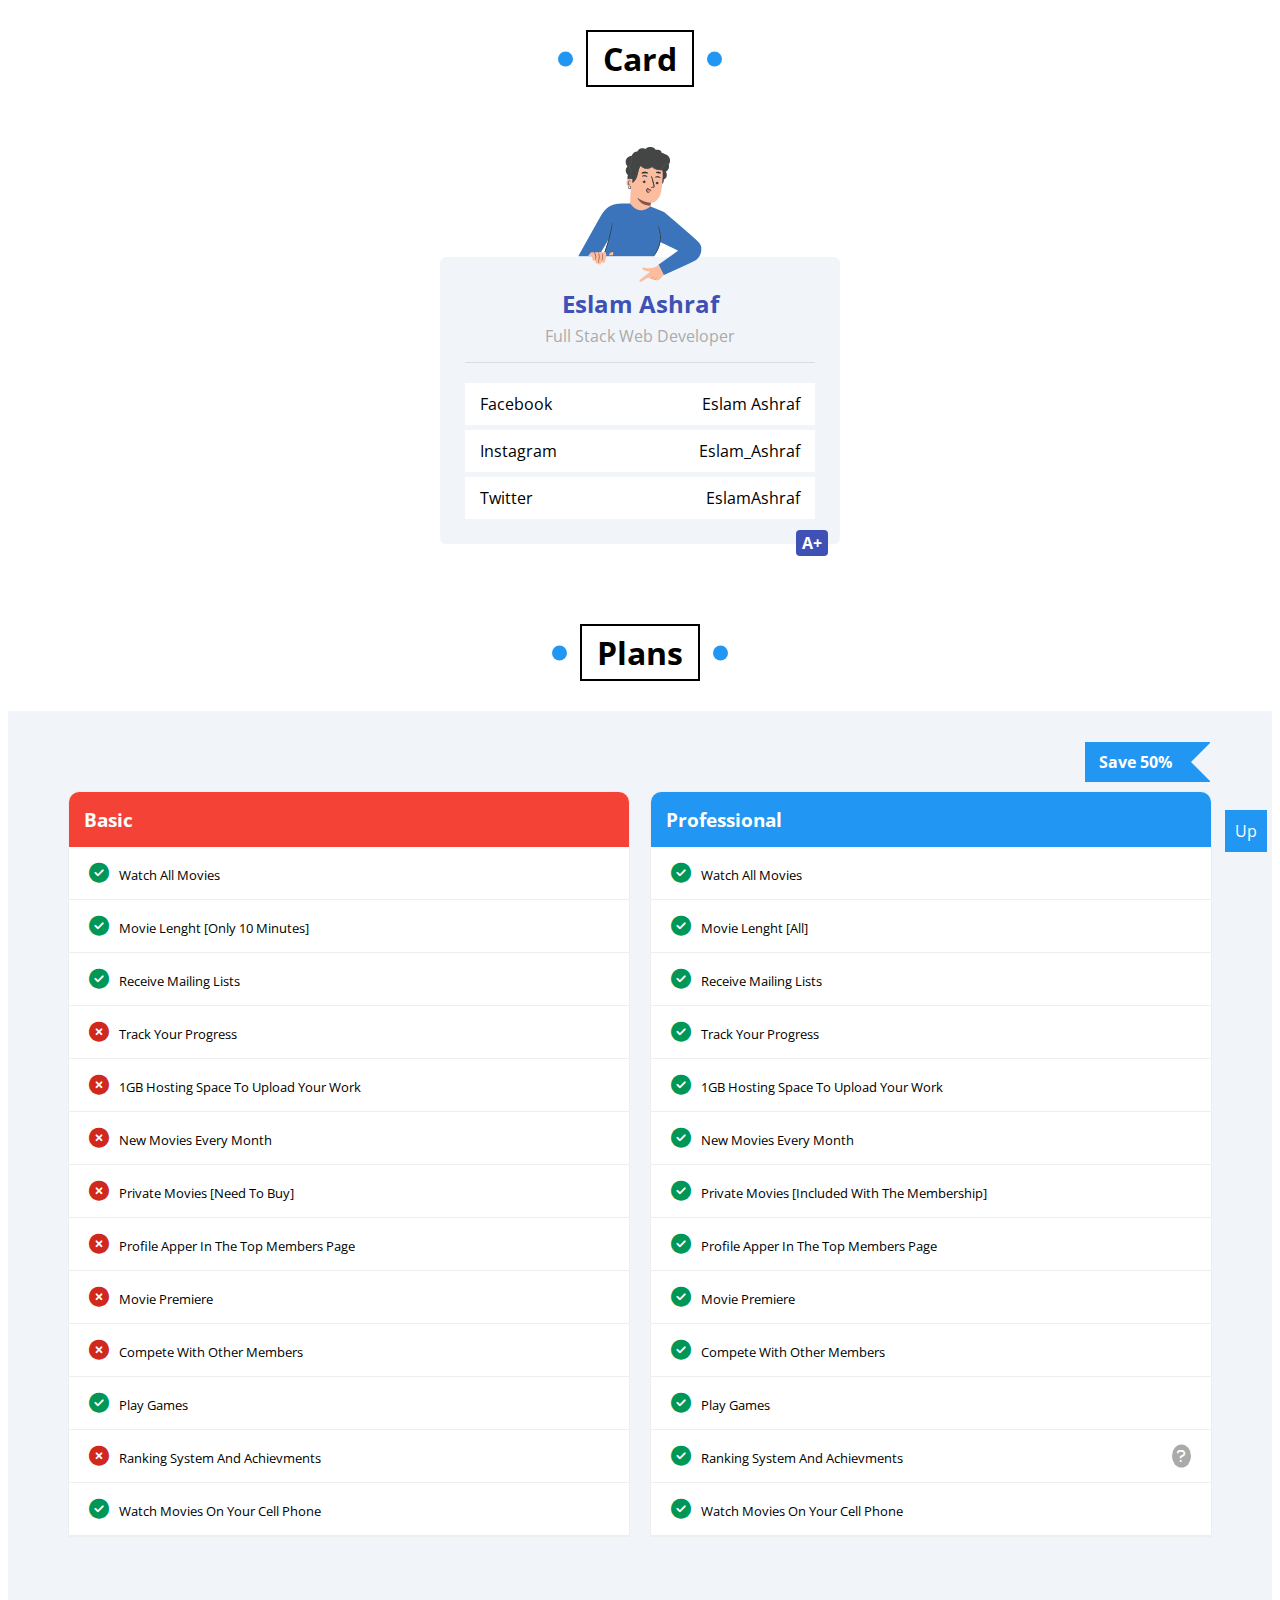
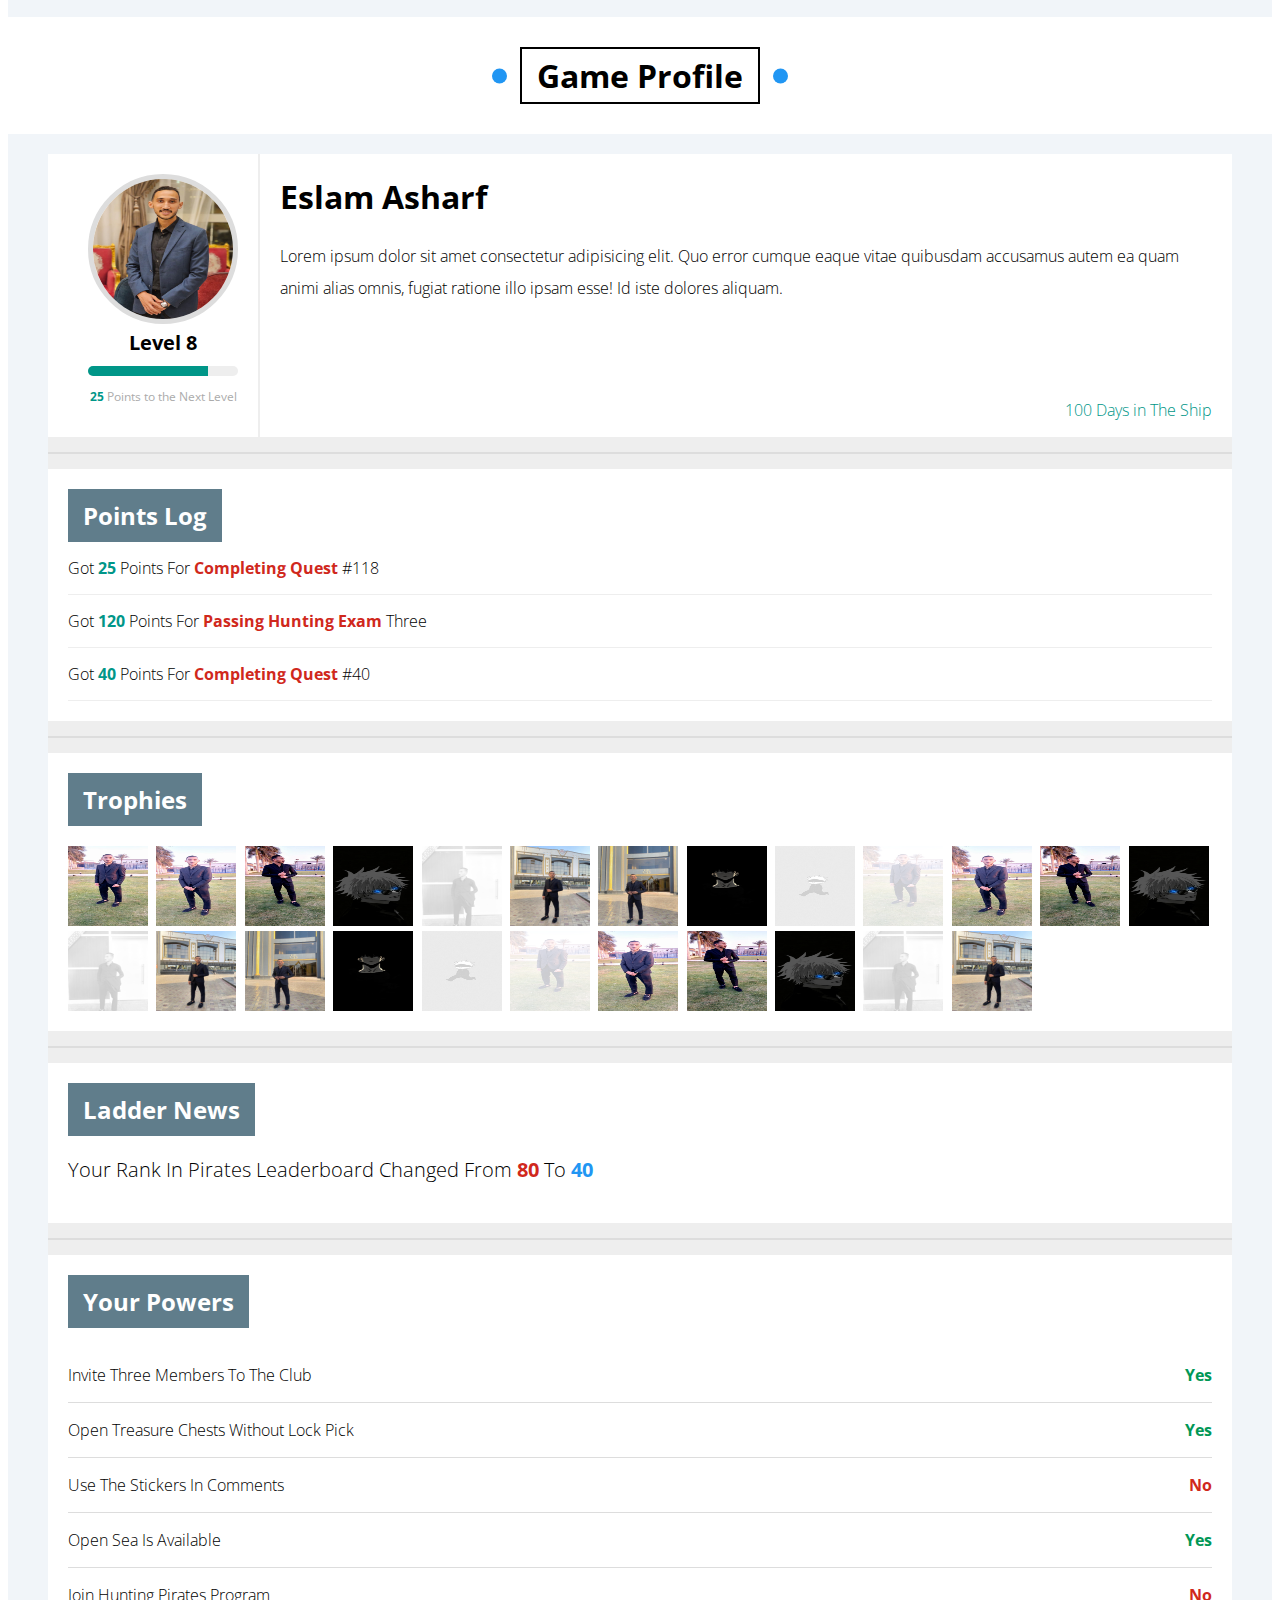
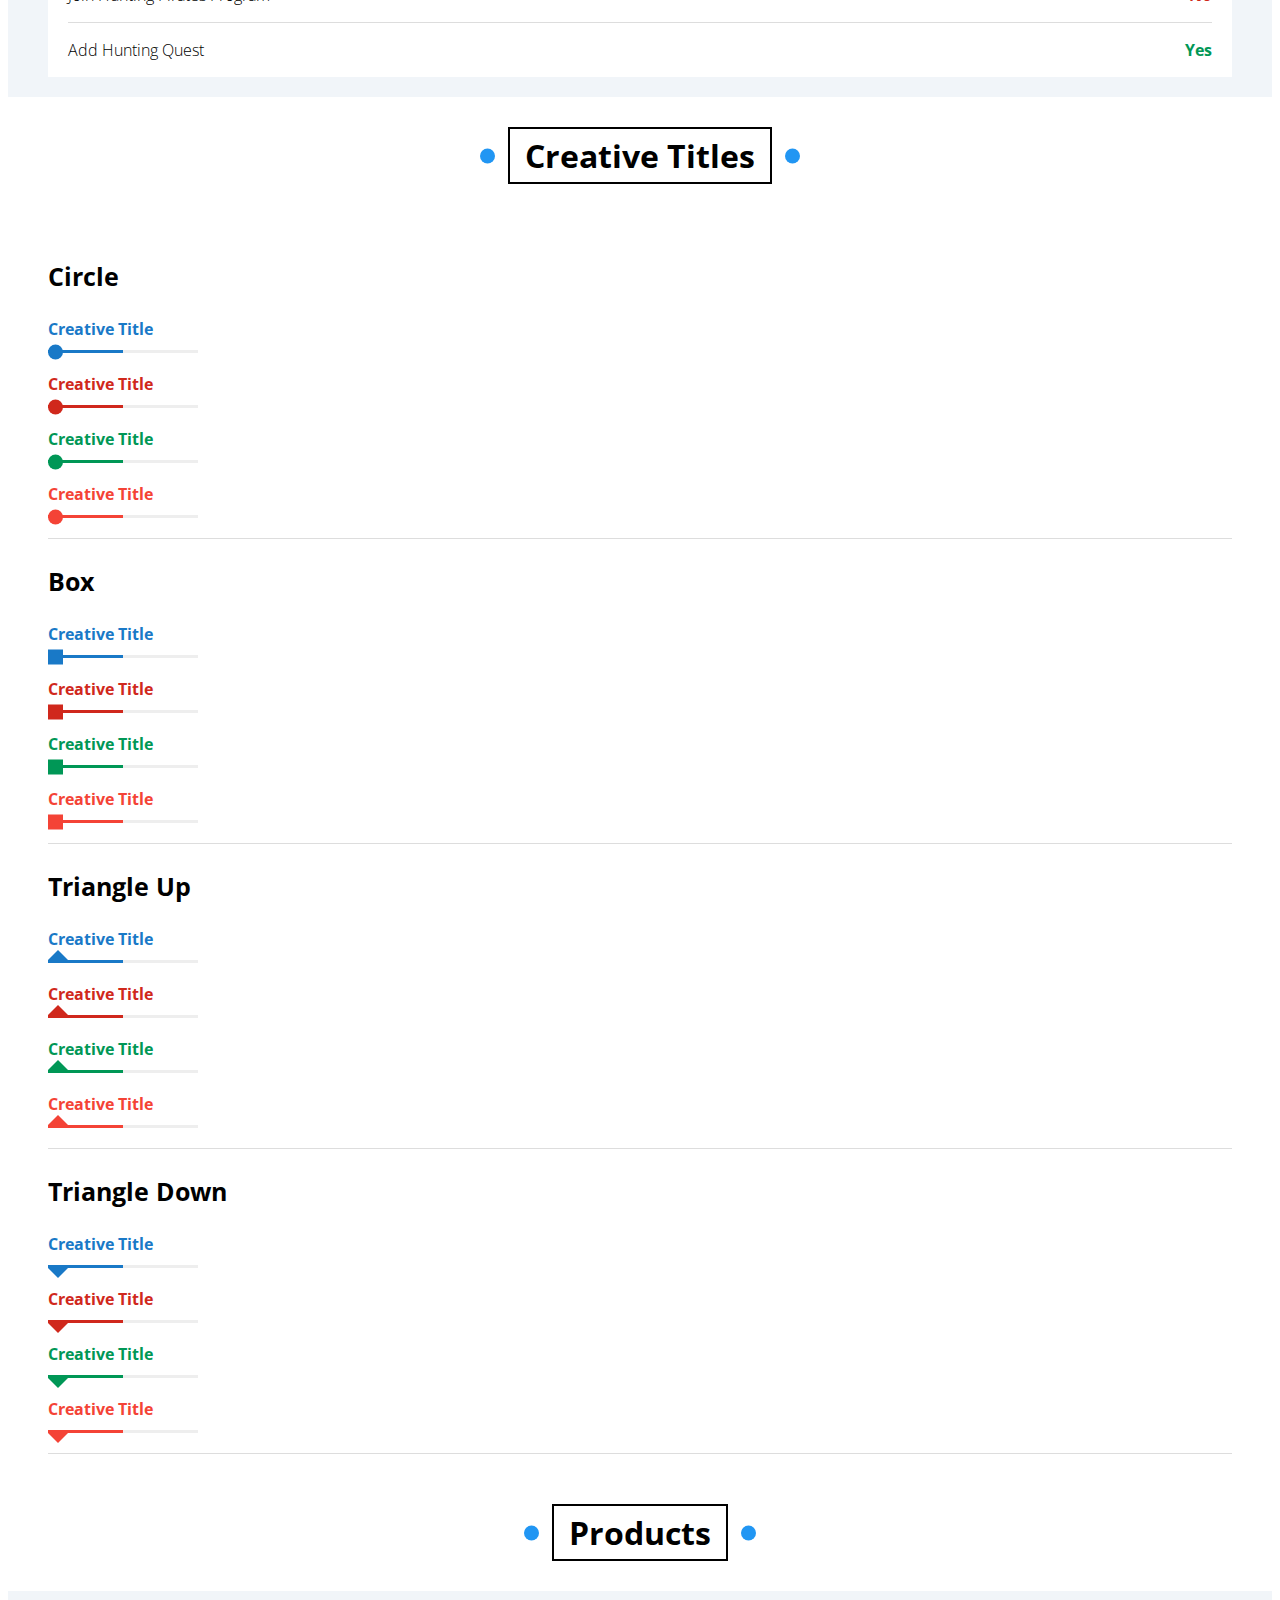
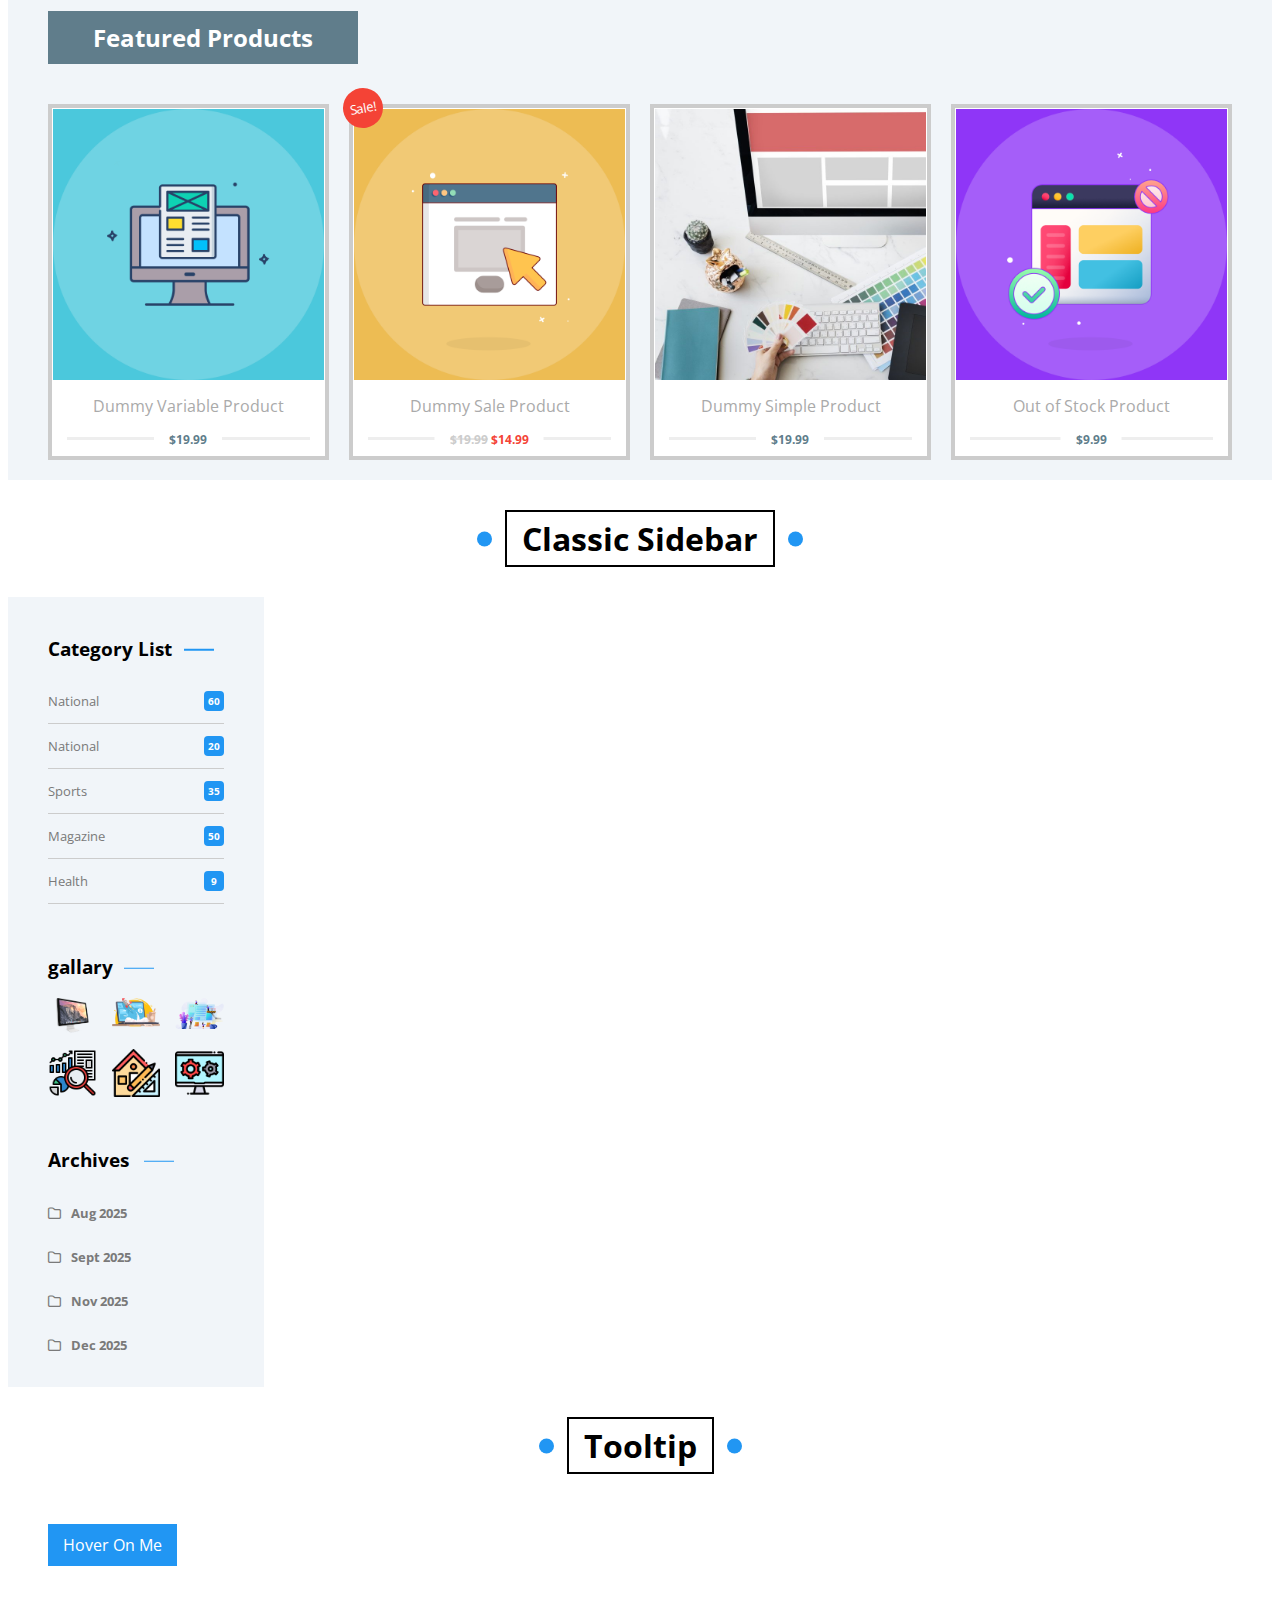
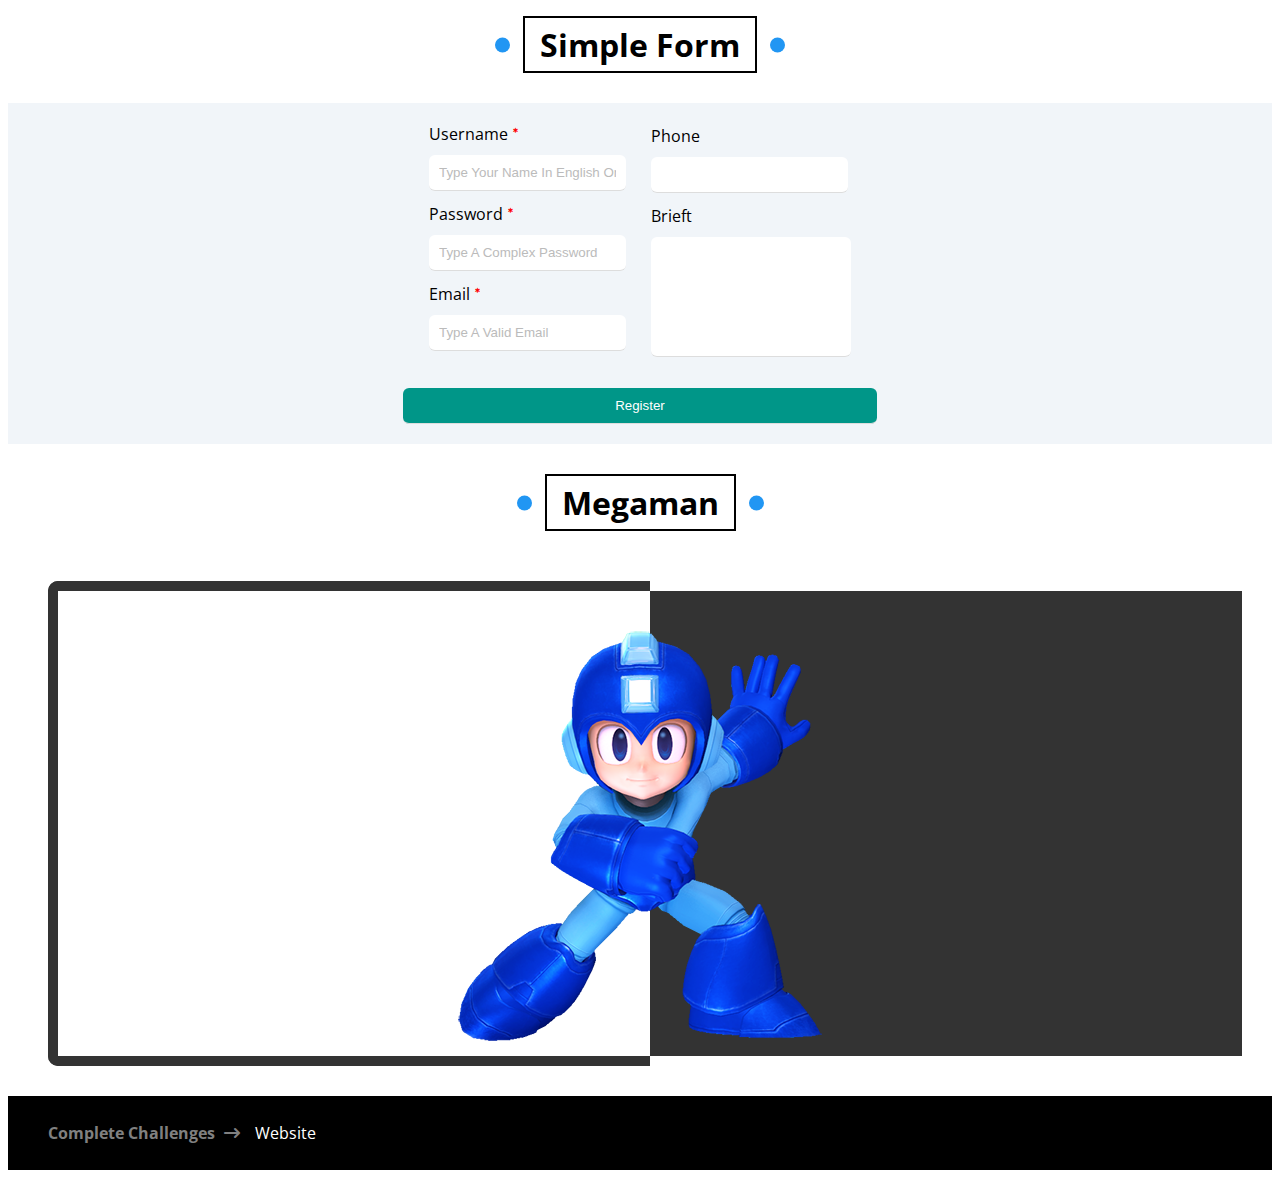
<file: index.html>
<!doctype html>
<html lang="en">
  <head>
    <meta charset="UTF-8" />
    <meta name="viewport" content="width=device-width, initial-scale=1.0" />
    <title>Challanges</title>
    <link rel="stylesheet" href="css/all.min.css" />
    <link rel="stylesheet" href="css/style.css" />
    <link rel="preconnect" href="https://fonts.googleapis.com" />
    <link rel="preconnect" href="https://fonts.gstatic.com" crossorigin />
    <link
      href="https://fonts.googleapis.com/css2?family=Open+Sans:ital,wght@0,300..800;1,300..800&display=swap"
      rel="stylesheet"
    />
  </head>
  <body id="up">
    <div class="scroll-to-top">
      <a href="#up">Up</a>
    </div>
    <h1 class="heading">Card</h1>
    <section class="cart">
      <img src="imgs/person-blue-shirt.png" alt="" />
      <div class="card-img">
        <div class="info">
          <h2>Eslam Ashraf</h2>
          <p>Full Stack Web Developer</p>
        </div>
        <div class="social">
          <div class="facebook">
            <span>Facebook</span>
            <span>Eslam Ashraf</span>
          </div>
          <div class="instagram">
            <span>Instagram</span>
            <span>Eslam_Ashraf</span>
          </div>
          <div class="twitter">
            <span>Twitter</span>
            <span>EslamAshraf</span>
          </div>
        </div>
        <span class="rate">A+</span>
      </div>
    </section>
    <h1 class="heading">Plans</h1>
    <section class="plans">
      <div class="basic">
        <h3>Basic</h3>
        <p>Watch All Movies</p>
        <p>Movie Lenght [Only 10 Minutes]</p>
        <p>Receive Mailing Lists</p>
        <p>Track Your Progress</p>
        <p>1GB Hosting Space To Upload Your Work</p>
        <p>New Movies Every Month</p>
        <p>Private Movies [Need To Buy]</p>
        <p>Profile Apper In The Top Members Page</p>
        <p>Movie Premiere</p>
        <p>Compete With Other Members</p>
        <p>Play Games</p>
        <p>Ranking System And Achievments</p>
        <p>Watch Movies On Your Cell Phone</p>
      </div>
      <div class="pro">
        <h3>Professional</h3>
        <p>Watch All Movies</p>
        <p>Movie Lenght [All]</p>
        <p>Receive Mailing Lists</p>
        <p>Track Your Progress</p>
        <p>1GB Hosting Space To Upload Your Work</p>
        <p>New Movies Every Month</p>
        <p>Private Movies [Included With The Membership]</p>
        <p>Profile Apper In The Top Members Page</p>
        <p>Movie Premiere</p>
        <p>Compete With Other Members</p>
        <p>Play Games</p>
        <p>Ranking System And Achievments</p>
        <p>Watch Movies On Your Cell Phone</p>
      </div>
    </section>
    <h1 class="heading">Game Profile</h1>
    <section class="game-profile">
      <div class="info">
        <div class="avatar">
          <img src="imgs/avatar.jpeg" alt="" />
          <h3 class="level">Level 8</h3>
          <div class="progress">
            <span style="width: 80%"></span>
          </div>
          <p class="points"><span>25</span> Points to the Next Level</p>
        </div>
        <div class="personal-info">
          <h1 class="name">Eslam Asharf</h1>
          <p class="description">
            Lorem ipsum dolor sit amet consectetur adipisicing elit. Quo error
            cumque eaque vitae quibusdam accusamus autem ea quam animi alias
            omnis, fugiat ratione illo ipsam esse! Id iste dolores aliquam.
          </p>
          <p class="num-day">100 Days in The Ship</p>
        </div>
      </div>
      <span class="seperator"></span>
      <div class="points-log">
        <h2>Points Log</h2>
        <p>
          Got <span class="color-num">25</span> Points For
          <span class="order">Completing Quest</span> #118
        </p>
        <p>
          Got <span class="color-num">120</span> Points For
          <span class="order">Passing Hunting Exam</span> Three
        </p>
        <p>
          Got <span class="color-num">40</span> Points For
          <span class="order">Completing Quest</span> #40
        </p>
      </div>
      <span class="seperator"></span>
      <div class="trophies">
        <h2>Trophies</h2>
        <div class="gallary">
          <img src="imgs/trophy1.jpeg" alt="" />
          <img src="imgs/trophy2.jpeg" alt="" />
          <img src="imgs/trophy3.jpeg" alt="" />
          <img src="imgs/trophy4.jpeg" alt="" />
          <img src="imgs/trophy5.jpeg" alt="" />
          <img src="imgs/trophy6.jpeg" alt="" />
          <img src="imgs/trophy7.jpeg" alt="" />
          <img src="imgs/trophy8.jpeg" alt="" />
          <img src="imgs/trophy9.jpeg" alt="" />
          <img src="imgs/trophy1.jpeg" alt="" />
          <img src="imgs/trophy2.jpeg" alt="" />
          <img src="imgs/trophy3.jpeg" alt="" />
          <img src="imgs/trophy4.jpeg" alt="" />
          <img src="imgs/trophy5.jpeg" alt="" />
          <img src="imgs/trophy6.jpeg" alt="" />
          <img src="imgs/trophy7.jpeg" alt="" />
          <img src="imgs/trophy8.jpeg" alt="" />
          <img src="imgs/trophy9.jpeg" alt="" />
          <img src="imgs/trophy1.jpeg" alt="" />
          <img src="imgs/trophy2.jpeg" alt="" />
          <img src="imgs/trophy3.jpeg" alt="" />
          <img src="imgs/trophy4.jpeg" alt="" />
          <img src="imgs/trophy5.jpeg" alt="" />
          <img src="imgs/trophy6.jpeg" alt="" />
        </div>
      </div>
      <span class="seperator"></span>
      <section class="news">
        <h2>Ladder News</h2>
        <p>
          Your Rank In Pirates Leaderboard Changed From
          <span class="red-num">80</span> To
          <span class="blue-num">40</span>
        </p>
      </section>
      <span class="seperator"></span>
      <section class="powers">
        <h2>Your Powers</h2>
        <div class="info">
          <p>Invite Three Members To The Club</p>
          <span class="yes">Yes</span>
        </div>
        <div class="info">
          <p>Open Treasure Chests Without Lock Pick</p>
          <span class="yes">Yes</span>
        </div>
        <div class="info">
          <p>Use The Stickers In Comments</p>
          <span class="no">No</span>
        </div>
        <div class="info">
          <p>Open Sea Is Available</p>
          <span class="yes">Yes</span>
        </div>
        <div class="info">
          <p>Join Hunting Pirates Program</p>
          <span class="no">No</span>
        </div>
        <div class="info">
          <p>Add Hunting Quest</p>
          <span class="yes">Yes</span>
        </div>
      </section>
    </section>
    <h1 class="heading">Creative Titles</h1>
    <section class="creative-titles">
      <div class="group">
        <h3>Circle</h3>
        <p>Creative Title</p>
        <div class="progress">
          <span style="width: 50%"></span>
        </div>
        <p>Creative Title</p>
        <div class="progress">
          <span style="width: 50%"></span>
        </div>
        <p>Creative Title</p>
        <div class="progress">
          <span style="width: 50%"></span>
        </div>
        <p>Creative Title</p>
        <div class="progress">
          <span style="width: 50%"></span>
        </div>
      </div>
      <div class="group">
        <h3>Box</h3>
        <p>Creative Title</p>
        <div class="progress">
          <span style="width: 50%"></span>
        </div>
        <p>Creative Title</p>
        <div class="progress">
          <span style="width: 50%"></span>
        </div>
        <p>Creative Title</p>
        <div class="progress">
          <span style="width: 50%"></span>
        </div>
        <p>Creative Title</p>
        <div class="progress">
          <span style="width: 50%"></span>
        </div>
      </div>
      <div class="group">
        <h3>Triangle Up</h3>
        <p>Creative Title</p>
        <div class="progress">
          <span style="width: 50%"></span>
        </div>
        <p>Creative Title</p>
        <div class="progress">
          <span style="width: 50%"></span>
        </div>
        <p>Creative Title</p>
        <div class="progress">
          <span style="width: 50%"></span>
        </div>
        <p>Creative Title</p>
        <div class="progress">
          <span style="width: 50%"></span>
        </div>
      </div>
      <div class="group">
        <h3>Triangle Down</h3>
        <p>Creative Title</p>
        <div class="progress">
          <span style="width: 50%"></span>
        </div>
        <p>Creative Title</p>
        <div class="progress">
          <span style="width: 50%"></span>
        </div>
        <p>Creative Title</p>
        <div class="progress">
          <span style="width: 50%"></span>
        </div>
        <p>Creative Title</p>
        <div class="progress">
          <span style="width: 50%"></span>
        </div>
      </div>
    </section>
    <h1 class="heading">Products</h1>
    <section class="products">
      <h2>Featured Products</h2>
      <div class="featured">
        <div class="img-info">
          <img src="imgs/gallery-01.png" alt="" />
          <p>Dummy Variable Product</p>
          <div>
            <span>$19.99</span>
          </div>
        </div>
        <div class="img-info">
          <img src="imgs/gallery-02.png" alt="" />
          <p>Dummy Sale Product</p>
          <div>
            <span><del>$19.99</del> $14.99</span>
          </div>
        </div>
        <div class="img-info">
          <img src="imgs/gallery-03.jpg" alt="" />
          <p>Dummy Simple Product</p>
          <div>
            <span>$19.99</span>
          </div>
        </div>
        <div class="img-info">
          <img src="imgs/gallery-04.png" alt="" />
          <p>Out of Stock Product</p>
          <div>
            <span>$9.99</span>
          </div>
        </div>
      </div>
    </section>
    <h1 class="heading">Classic Sidebar</h1>
    <section class="sidebar">
      <div class="categories">
        <h3>Category List</h3>
        <div class="category">
          <p>National</p>
          <span>60</span>
        </div>
        <div class="category">
          <p>National</p>
          <span>20</span>
        </div>
        <div class="category">
          <p>Sports</p>
          <span>35</span>
        </div>
        <div class="category">
          <p>Magazine</p>
          <span>50</span>
        </div>
        <div class="category">
          <p>Health</p>
          <span>9</span>
        </div>
      </div>
      <div class="gallary">
        <h3>gallary</h3>
        <div class="images">
          <img src="imgs/skills.png" alt="" />
          <img src="imgs/megamenu.png" alt="" />
          <img src="imgs/landing-image.png" alt="" />
          <img src="imgs/work-steps-1.png" alt="" />
          <img src="imgs/work-steps-2.png" alt="" />
          <img src="imgs/work-steps-3.png" alt="" />
        </div>
      </div>
      <div class="archives">
        <h3>Archives</h3>
        <div class="box">
          <i class="fa-regular fa-folder"></i>
          <p>Aug 2025</p>
        </div>
        <div class="box">
          <i class="fa-regular fa-folder"></i>
          <p>Sept 2025</p>
        </div>
        <div class="box">
          <i class="fa-regular fa-folder"></i>
          <p>Nov 2025</p>
        </div>
        <div class="box">
          <i class="fa-regular fa-folder"></i>
          <p>Dec 2025</p>
        </div>
      </div>
    </section>
    <h1 class="heading">Tooltip</h1>
    <section class="tooltip">
      <span>Hover On Me</span>
    </section>
    <h1 class="heading">Simple Form</h1>
    <section class="form">
      <form>
        <div class="column1">
          <div class="user">
            <label for="username">
              Username
              <i class="fa-solid fa-star-of-life"></i>
            </label>
            <input
              type="text"
              placeholder="Type Your Name In English Only"
              id="username"
            />
          </div>
          <div class="password">
            <label for="pass">
              Password
              <i class="fa-solid fa-star-of-life"></i>
            </label>
            <input
              type="password"
              placeholder="Type A Complex Password"
              id="pass"
            />
          </div>
          <div class="email">
            <label for="mail">
              Email
              <i class="fa-solid fa-star-of-life"></i>
            </label>
            <input type="email" id="mail" placeholder="Type A Valid Email" />
          </div>
        </div>
        <div class="column2">
          <div class="phone">
            <label for="phone">Phone</label>
            <input type="text" id="phone" />
          </div>
          <div class="brieft">
            <label for="brief">Brieft</label>
            <textarea id="brief"></textarea>
          </div>
        </div>
        <div>
          <input type="submit" value="Register" class="btn" />
        </div>
      </form>
    </section>
    <h1 class="heading">Megaman</h1>
    <section class="megaman">
      <div>
        <img src="imgs/task-18-megaman.png" alt="" />
      </div>
    </section>
    <footer>
      <p>Complete Challenges</p>
      <a href="Eslam.html">Website</a>
    </footer>
  </body>
</html>
</file>
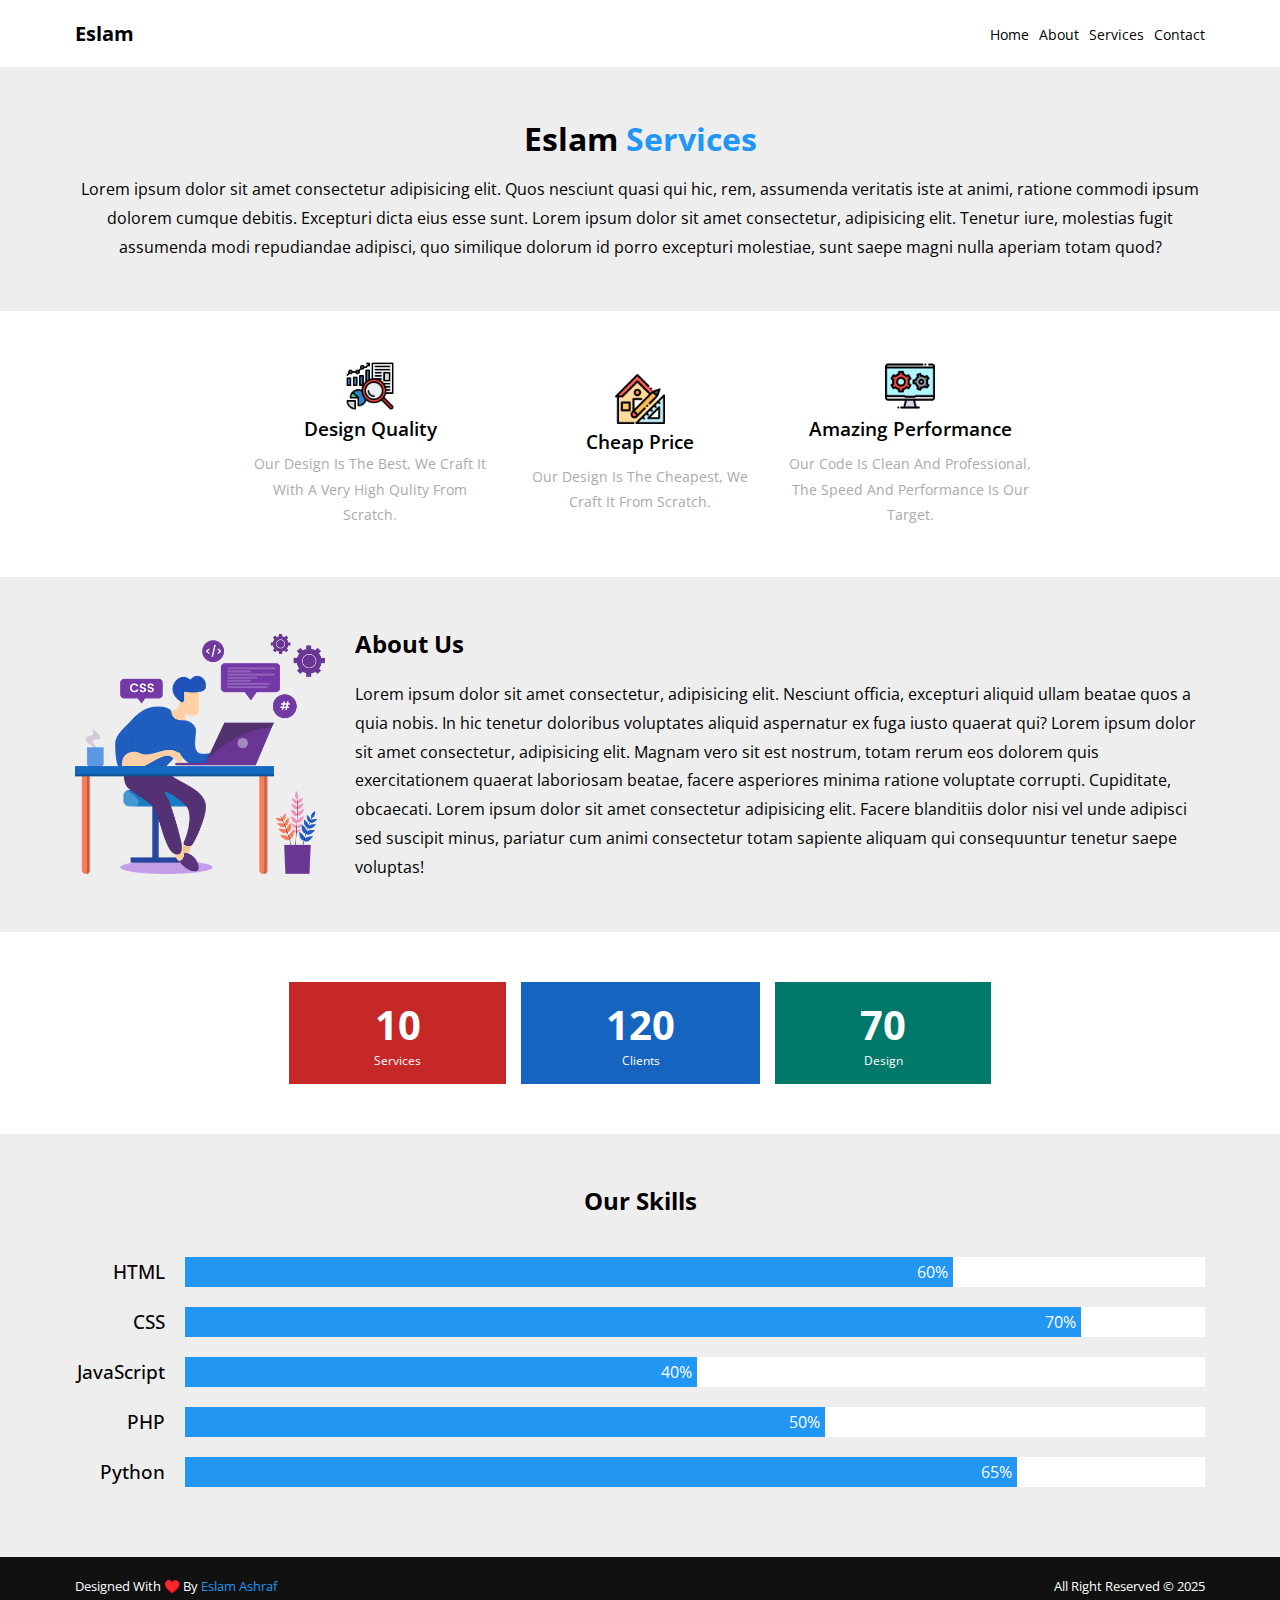
<file: Eslam.html>
<!DOCTYPE html>
<html lang="en">
<head>
    <meta charset="UTF-8">
    <meta name="viewport" content="width=device-width, initial-scale=1.0">
    <title>Page</title>
    <link rel="stylesheet" href="css/all.min.css">
    <link rel="stylesheet" href="css/Eslam.css">
    <link rel="preconnect" href="https://fonts.googleapis.com">
    <link rel="preconnect" href="https://fonts.gstatic.com" crossorigin>
    <link href="https://fonts.googleapis.com/css2?family=Open+Sans:ital,wght@0,300..800;1,300..800&display=swap" rel="stylesheet">
</head>
<body>
    <header>
        <div class="container">
            <div class="logo">
                <p>Eslam</p>
            </div>
            <ul class="links">
                <li><a href="#">Home</a></li>
                <li><a href="#">About</a></li>
                <li><a href="#">Services</a></li>
                <li><a href="#">Contact</a></li>
            </ul>
        </div>
    </header>
    <section class="banner">
        <div class="container">
            <h1>Eslam <span>Services</span></h1>
            <p>
                Lorem ipsum dolor sit amet consectetur adipisicing elit. Quos nesciunt quasi qui hic, rem, assumenda veritatis iste at animi, ratione commodi ipsum dolorem cumque debitis. Excepturi dicta eius esse sunt.
                Lorem ipsum dolor sit amet consectetur, adipisicing elit. Tenetur iure, molestias fugit assumenda modi repudiandae adipisci, quo similique dolorum id porro excepturi molestiae, sunt saepe magni nulla aperiam totam quod?
            </p>
        </div>
    </section>
    <section class="features">
        <div class="container">
            <div class="box">
                <img src="imgs/work-steps-1.png" alt="">
                <h3>Design Quality</h3>
                <p>Our Design Is The Best, We Craft It With A Very High Qulity From Scratch.</p>
            </div>
            <div class="box">
                <img src="imgs/work-steps-2.png" alt="">
                <h3>Cheap Price</h3>
                <p>Our Design Is The Cheapest, We Craft It From Scratch.</p>
            </div>
            <div class="box">
                <img src="imgs/work-steps-3.png" alt="">
                <h3>Amazing Performance</h3>
                <p>Our Code Is Clean And Professional, The Speed And Performance Is Our Target.</p>
            </div>
        </div>
    </section>
    <section class="about">
        <div class="container">
            <img src="imgs/work-steps.png" alt="">
            <div class="info">
                <h2>About Us</h2>
                <p>
                    Lorem ipsum dolor sit amet consectetur, adipisicing elit. Nesciunt officia, excepturi aliquid ullam beatae quos a quia nobis. In hic tenetur doloribus voluptates aliquid aspernatur ex fuga iusto quaerat qui?
                    Lorem ipsum dolor sit amet consectetur, adipisicing elit. Magnam vero sit est nostrum, totam rerum eos dolorem quis exercitationem quaerat laboriosam beatae, facere asperiores minima ratione voluptate corrupti. Cupiditate, obcaecati.
                    Lorem ipsum dolor sit amet consectetur adipisicing elit. Facere blanditiis dolor nisi vel unde adipisci sed suscipit minus, pariatur cum animi consectetur totam sapiente aliquam qui consequuntur tenetur saepe voluptas!
                </p>
            </div>
        </div>
    </section>
    <section class="statistics">
        <div class="container">
            <div class="box">
                <span>10</span>
                <p>Services</p>
            </div>
            <div class="box">
                <span>120</span>
                <p>Clients</p>
            </div>
            <div class="box">
                <span>70</span>
                <p>Design</p>
            </div>
        </div>
    </section>
    <section class="skills">
        <h2>Our Skills</h2>
        <div class="container">
            <div class="box">
                <h3>HTML</h3>
                <div class="progress">
                    <span style="width: 60%;">60%</span>
                </div>
            </div>
            <div class="box">
                <h3>CSS</h3>
                <div class="progress">
                    <span style="width: 70%;">70%</span>
                </div>
            </div>
            <div class="box">
                <h3>JavaScript</h3>
                <div class="progress">
                    <span style="width: 40%;">40%</span>
                </div>
            </div>
            <div class="box">
                <h3>PHP</h3>
                <div class="progress">
                    <span style="width: 50%;">50%</span>
                </div>
            </div>
            <div class="box">
                <h3>Python</h3>
                <div class="progress">
                    <span style="width: 65%;">65%</span>
                </div>
            </div>
        </div>
    </section>
    <footer>
        <div class="container">
            <p>Designed With ♥️ By <span>Eslam Ashraf</span></p>
            <p>All Right Reserved &copy; 2025</p>
        </div>
    </footer>
</body>
</html>
</file>
<file: css/style.css>
* {
    -webkit-box-sizing: border-box;
    -moz-box-sizing: border-box;
    box-sizing: border-box;
}
html {
    scroll-behavior: smooth;
}
body {
    font-family: "Open Sans", sans-serif;
}
::-webkit-scrollbar {
    width: 20px;
}
::-webkit-scrollbar-track {
    background-color: #eee;
}
::-webkit-scrollbar-thumb {
    background: #2196f3;
}
::-webkit-scrollbar-thumb:hover {
    background: #1979c7;
}
.seperator {
    display: block;
    height: 2px;
    width: 100%;
    background-color: #ddd;
}
/* Start Heading */
.heading {
    position: relative;
    width: fit-content;
    margin: 30px auto;
    padding: 5px 15px;
    border: 2px solid black;
}
.heading::before,
.heading::after {
    content: "";
    position: absolute;
    width: 15px;
    height: 15px;
    top: 50%;
    transform: translateY(-50%);
    background-color: #2196f3;
    border-radius: 50%;
}
.heading::before {
    left: -30px;
}
.heading::after {
    right: -30px;
}
/* End Heading */
/* Start Scroll to Top */
.scroll-to-top {
    position: sticky;
    top: 90vh;
    z-index: 1000;
}
@media (max-width:767px) {
    .scroll-to-top {
        top: 85vh;
    }
}
.scroll-to-top a {
    position: absolute;
    display: block;
    right: 5px;
    background-color: #2196f3;
    padding: 10px;
    text-decoration: none;
    color: white;
    transition: 0.3s;
}
.scroll-to-top a:hover {
    background-color: #1979c7;
}
/* End Scroll to Top */
/* Start Cart Section */
.cart {
    text-align: center;
    padding: 30px 40px;
    width: 100%;
}
@media (max-width:767px) {
    .cart {
        width: 95%;
        padding: 5px;
    }
}
.cart img {
    position: relative;
    z-index: 10;
}
.card-img {
    position: relative;
    padding: 25px;
    margin: -30px auto 20px;
    text-align: center;
    background-color: #f1f5f9;
    width: 400px;
    border-radius: 6px;
}
@media (max-width:980px) {
    .card-img {
        width: 350px;
        padding: 15px;
    }
}
@media (max-width:767px) {
    .card-img {
        width: 300px;
        padding: 10px;
    }
}
.card-img .info {
    border-bottom: 1px solid #ddd;
    margin-bottom: 20px;
}
.card-img .info h2 {
    margin: 5px auto 0;
    color: #3F51B5;
}
.card-img .info p {
    margin: 5px auto 15px;
    color: #aaa;
}
.card-img .social > div {
    background-color: white;
    padding: 10px 15px;
    display: flex;
    justify-content: space-between;
    align-items: center;
}
.card-img .social > div:not(:last-child) {
    margin-bottom: 5px;
}
.card-img .rate {
    position: absolute;
    bottom: -12px;
    right: 12px;
    background-color: #3F51B5;
    color: white;
    padding: 2px 6px;
    border-radius: 4px;
    font-weight: bold;
}
/* End Cart Section */
/* Start Features Comparison */
.plans {
    background-color: #f1f5f9;
    display: flex;
    flex-wrap: wrap;
    justify-content: center;
    align-items: center;
    gap: 20px;
    padding: 80px 60px;
}
@media (max-width:767px) {
    .plans {
        padding: 50px 30px;
        gap: 70px;
    }
}
.plans > div {
    flex-grow: 1;
    flex-basis: 350px;
    background-color: white;
    border-radius: 10px 10px 0 0;
    border: 1px solid #eee;
}
.plans .pro {
    position: relative;
}
.plans .pro::before {
    content: "Save 50%";
    position: absolute;
    right: 1px;
    top: -50px;
    background-color: #2196f3;
    color: white;
    width: 90px;
    height: 30px;
    font-weight: bold;
    padding: 5px;
    padding-right: 30px;
    display: flex;
    align-items: center;
    justify-content: center;
}
.plans .pro::after {
    content: "";
    position: absolute;
    right: 0;
    top: -50px;
    border-width: 20px;
    border-style: solid;
    border-color: transparent #f1f5f9 transparent transparent;
}
.plans > div h3 {
    color: white;
    margin: 0;
    padding: 15px;
    border-radius: 10px 10px 0 0;
}
.plans .basic h3 {
    background-color: #f44336;
}
.plans .pro h3 {
    background-color: #2196f3;
}
.plans .basic p,
.plans .pro p {
    padding: 15px 0px 15px 20px;
    margin: 0;
    font-size: 13px;
    border-bottom: 1px solid #eee;
}
.plans .basic p:before,
.plans .pro p::before {
    font-family: "Font Awesome 6 Free";
    font-weight: bold;
    margin-right: 10px;
    font-size: 20px;
    border-radius: 50%;
}
.plans .basic p:first-of-type:before,
.plans .basic p:nth-child(3)::before,
.plans .basic p:nth-child(4)::before,
.plans .basic p:nth-child(12)::before,
.plans .basic p:last-child::before,
.plans .pro p::before {
    content: "\f058";
    color: #009756;
    background-color: white;
}
.plans .basic p:nth-child(n+5):nth-child(-n+11)::before,
.plans .basic p:nth-child(13)::before {
    content: "\f057";
    color: #d0281c;
    background-color: white;
}
.plans .pro p:nth-child(13) {
    position: relative;
}
.plans .pro p:nth-child(13)::after {
    font-family: "Font Awesome 6 Free";
    content: "\3f";
    font-weight: bold;
    color: white;
    background-color: #aaa;
    position: absolute;
    right: 20px;
    top: 50%;
    transform: translateY(-50%);
    padding: 5px;
    border-radius: 50%;
}
@media (max-width:767px) {
    .plans .pro p:nth-child(13)::after {
        right: 10px;
    }
}
/* End Features Comparison */
/* Start Gaming Profile */
/* Start Information */
.game-profile {
    background-color: #f1f5f9;
    padding: 20px 40px;
}
.game-profile > .info {
    display: flex;
    background-color: white;
    padding: 0 20px;
    border-bottom: 15px solid #eee;
}
@media (max-width:767px) {
    .game-profile > .info {
        display: block;
    }
}
.game-profile .info .avatar {
    text-align: center;
    padding: 20px;
}
@media (max-width:767px) {
    .game-profile .info .avatar {
        padding-bottom: 10px;
    }
}
.game-profile .info .avatar img {
    width: 150px;
    height: 150px;
    border-radius: 50%;
    border: 5px solid #ddd;
}
.game-profile .info .avatar .level {
    margin: 0;
    font-size: 20px;
}
.game-profile .info .avatar .progress {
    position: relative;
    background-color: #eee;
    height: 10px;
    margin-top: 10px;
    border-radius: 5px;
    overflow: hidden;
}
.game-profile .info .avatar .progress span {
    position: absolute;
    height: 10px;
    background: #009688;
    top: 0;
    left: 0;
}
.game-profile .info .avatar .points {
    font-size: 12px;
    color: #ababab;
}
.game-profile .info .avatar .points span {
    color: #009688;
    font-weight: bold;
}
.game-profile .info .personal-info {
    padding: 0 20px;
    border-left: 2px solid #eee;
    position: relative;
}
@media (max-width:767px) {
    .game-profile .info .personal-info {
        border-top: 2px solid #eee;
        border-left: none;
        margin-bottom: 50px;
    }
}
.game-profile .info .personal-info .description {
    line-height: 2;
    font-weight: lighter;
    margin: 0;
}
.game-profile .info .personal-info .num-day {
    position: absolute;
    bottom: 0;
    right: 0;
    font-weight: lighter;
    color: #009688;
}
@media (max-width:767px) {
    .game-profile .info .personal-info .num-day {
        bottom: -50px;
    }
}
/* End Information */
/* Start Points Log */
.points-log {
    background-color: white;
    padding: 20px;
    border-top: 15px solid #eee;
    border-bottom: 15px solid #eee;
}
.points-log h2 {
    color: white;
    width: fit-content;
    padding: 10px 15px;
    margin: 0;
    background-color: #607D8B;
}
.points-log p {
    font-weight: lighter;
    border-bottom: 1px solid #eee;
    padding: 15px 0;
    margin: 0;
}
.points-log p .color-num {
    color: #009688;
    font-weight: bold;
}
.points-log p .order {
    color: #d0281c;
    font-weight: bold;
}
/* End Points Log */
/* Start Trophies */
.trophies {
    background-color: white;
    padding: 20px;
    border-top: 15px solid #eee;
    border-bottom: 15px solid #eee;
}
.trophies h2 {
    color: white;
    width: fit-content;
    padding: 10px 15px;
    margin: 0;
    margin-bottom: 20px;
    background-color: #607D8B;
}
.trophies .gallary {
    display: grid;
    grid-template-columns: repeat(auto-fill, minmax(80px, 1fr));
    gap: 5px;
}
.trophies .gallary img {
    width: 80px;
    height: 80px;
}
@media (max-width:767px) {
    .trophies .gallary {
        grid-template-columns: repeat(auto-fill, minmax(75px, 1fr));
    }
    .trophies .gallary img {
    width: 75px;
    height: 75px;
}
}
.trophies .gallary img:nth-child(5),
.trophies .gallary img:nth-child(9),
.trophies .gallary img:nth-child(10),
.trophies .gallary img:nth-child(14),
.trophies .gallary img:nth-child(18),
.trophies .gallary img:nth-child(19),
.trophies .gallary img:nth-child(23) {
    opacity: 0.2;
}
/* End Trophies */
/* Start News */
.news {
    background-color: white;
    padding: 20px;
    border-top: 15px solid #eee;
    border-bottom: 15px solid #eee;
}
.news h2 {
    color: white;
    width: fit-content;
    padding: 10px 15px;
    margin: 0;
    margin-bottom: 20px;
    background-color: #607D8B;
}
.news p {
    font-weight: lighter;
    font-size: 20px;
}
.news p .red-num {
    font-weight: bold;
    color: #d0281c;
}
.news p .blue-num {
    font-weight: bold;
    color: #2196f3;
}
/* End News */
/* Start Powers */
.powers {
    background-color: white;
    padding: 20px;
    padding-bottom: 0;
    border-top: 15px solid #eee;
}
.powers h2 {
    color: white;
    width: fit-content;
    padding: 10px 15px;
    margin: 0;
    margin-bottom: 20px;
    background-color: #607D8B;
}
.powers .info {
    display: flex;
    justify-content: space-between;
    align-items: center;
}
.powers .info:not(:last-child) {
    border-bottom: 1px solid #ddd;
}
.powers .info p {
    font-weight: lighter;
}
.powers .info .yes {
    color: #009756;
    font-weight: bold;
}
.powers .info .no {
    color: #d0281c;
    font-weight: bold;
}
/* End Powers */
/* End Gaming Profile */
/* Start Creative Titles */
.creative-titles {
    padding: 20px 40px;
}
.creative-titles .group {
    border-bottom: 1px solid #ddd;
}
.creative-titles .group h3 {
    font-size: 25px;
}
.creative-titles .group p:nth-of-type(1) {
    font-weight: bold;
    color: #1979c7;
    margin: 0;
    margin-bottom: 10px;
}
.creative-titles .group p:nth-of-type(2) {
    font-weight: bold;
    color: #d0281c;
    margin: 0;
    margin-bottom: 10px;
}
.creative-titles .group p:nth-of-type(3) {
    font-weight: bold;
    color: #009756;
    margin: 0;
    margin-bottom: 10px;
}
.creative-titles .group p:nth-of-type(4) {
    font-weight: bold;
    color: #f44336;
    margin: 0;
    margin-bottom: 10px;
}
.creative-titles .group .progress {
    position: relative;
}
.creative-titles .group .progress span {
    position: absolute;
}
.creative-titles .group .progress:nth-of-type(1) {
    height: 3px;
    background-color: #eee;
    width: 150px;
    margin-bottom: 20px;
}
.creative-titles .group .progress:nth-of-type(1) span {
    height: 3px;
    background-color: #1979c7;
}
.creative-titles .group .progress:nth-of-type(2) {
    height: 3px;
    background-color: #eee;
    width: 150px;
    margin-bottom: 20px;
}
.creative-titles .group .progress:nth-of-type(2) span {
    height: 3px;
    background-color: #d0281c;
}
.creative-titles .group .progress:nth-of-type(3) {
    height: 3px;
    background-color: #eee;
    width: 150px;
    margin-bottom: 20px;
}
.creative-titles .group .progress:nth-of-type(3) span {
    height: 3px;
    background-color: #009756;
}
.creative-titles .group .progress:nth-of-type(4) {
    height: 3px;
    background-color: #eee;
    width: 150px;
    margin-bottom: 20px;
}
.creative-titles .group .progress:nth-of-type(4) span {
    height: 3px;
    background-color: #f44336;
}
.creative-titles .group:nth-of-type(1) .progress span::before {
    content: "";
    position: absolute;
    width: 15px;
    height: 15px;
    border-radius: 50%;
    top: 50%;
    transform: translateY(-50%);
}
.creative-titles .group:nth-of-type(1) .progress:nth-of-type(1) span::before {
    background-color: #1979c7;
}
.creative-titles .group:nth-of-type(1) .progress:nth-of-type(2) span::before {
    background-color: #d0281c;
}
.creative-titles .group:nth-of-type(1) .progress:nth-of-type(3) span::before {
    background-color: #009756;
}
.creative-titles .group:nth-of-type(1) .progress:nth-of-type(4) span::before {
    background-color: #f44336;
}
.creative-titles .group:nth-of-type(2) .progress span::before {
    content: "";
    position: absolute;
    width: 15px;
    height: 15px;
    top: 50%;
    transform: translateY(-50%);
}
.creative-titles .group:nth-of-type(2) .progress:nth-of-type(1) span::before {
    background-color: #1979c7;
}
.creative-titles .group:nth-of-type(2) .progress:nth-of-type(2) span::before {
    background-color: #d0281c;
}
.creative-titles .group:nth-of-type(2) .progress:nth-of-type(3) span::before {
    background-color: #009756;
}
.creative-titles .group:nth-of-type(2) .progress:nth-of-type(4) span::before {
    background-color: #f44336;
}
.creative-titles .group:nth-of-type(3) .progress span::before {
    content: "";
    position: absolute;
    top: -20px;
}
.creative-titles .group:nth-of-type(3) .progress:nth-of-type(1) span::before {
    border-width: 10px;
    border-style: solid;
    border-color: transparent transparent #1979c7 transparent;
}
.creative-titles .group:nth-of-type(3) .progress:nth-of-type(2) span::before {
    border-width: 10px;
    border-style: solid;
    border-color: transparent transparent #d0281c transparent;
}
.creative-titles .group:nth-of-type(3) .progress:nth-of-type(3) span::before {
    border-width: 10px;
    border-style: solid;
    border-color: transparent transparent #009756 transparent;
}
.creative-titles .group:nth-of-type(3) .progress:nth-of-type(4) span::before {
    border-width: 10px;
    border-style: solid;
    border-color: transparent transparent #f44336 transparent;
}
.creative-titles .group:nth-of-type(4) .progress span::before {
    content: "";
    position: absolute;
    top: 3px;
}
.creative-titles .group:nth-of-type(4) .progress:nth-of-type(1) span::before {
    border-width: 10px;
    border-style: solid;
    border-color: #1979c7 transparent transparent transparent;
}
.creative-titles .group:nth-of-type(4) .progress:nth-of-type(2) span::before {
    border-width: 10px;
    border-style: solid;
    border-color: #d0281c transparent transparent transparent;
}
.creative-titles .group:nth-of-type(4) .progress:nth-of-type(3) span::before {
    border-width: 10px;
    border-style: solid;
    border-color: #009756 transparent transparent transparent;
}
.creative-titles .group:nth-of-type(4) .progress:nth-of-type(4) span::before {
    border-width: 10px;
    border-style: solid;
    border-color: #f44336 transparent transparent transparent;
}
/* End Creative Titles */
/* Start Featured Products */
.products {
    padding: 20px 40px;
    background-color: #f1f5f9;
}
.products h2 {
    color: white;
    width: fit-content;
    padding: 10px 45px;
    margin: 0;
    margin-bottom: 40px;
    background-color: #607D8B;
}
.products .featured {
    display: grid;
    grid-template-columns: repeat(auto-fill, minmax(250px, 1fr));
    gap: 20px;
}
.products .featured .img-info {
    background-color: white;
    border: 4px solid #ccc;
    text-align: center;
    padding: 1px;
    position: relative;
}
.products .featured .img-info:nth-of-type(2)::before {
    content: "Sale!";
    position: absolute;
    background-color: #f44336;
    color: white;
    width: 40px;
    height: 40px;
    border-radius: 50%;
    font-size: 13px;
    display: flex;
    align-items: center;
    justify-content: center;
    top: -20px;
    left: -10px;
    transform: rotate(-10deg);
}
.products .featured .img-info img {
    max-width: 100%;
}
.products .featured .img-info p {
    margin: 10px 0 20px;
    color: #aaa;
}
.products .featured .img-info div {
    position: relative;
    height: 3px;
    width: 90%;
    background-color: #eee;
    margin: 0 auto 15px;
    font-size: 12px;
    font-weight: bold;
}
.products .featured .img-info div span {
    position: absolute;
    top: 50%;
    left: 50%;
    transform: translate(-50%, -50%);
    background-color: white;
    color: #607D8B;
    padding: 5px 15px;
}
.products .featured .img-info:nth-of-type(2) div span {
    color: #f44336;
}
.products .featured .img-info:nth-of-type(2) div del {
    color: #ccc;
}
/* End Featured Products */
/* Start Classic Sidebar */
.sidebar {
    padding: 20px 40px;
    background-color: #f1f5f9;
    width: 20vw;
}
@media (max-width:767px) {
    .sidebar {
        width: 30vw;
        padding-left: 10px;
        padding-right: 10px;
    }
    .sidebar p {
        font-size: 11px;
    }
}
.sidebar .categories {
    margin-bottom: 50px;
}
.sidebar .categories h3 {
    position: relative;
}
.sidebar .categories h3::before {
    content: "";
    position: absolute;
    height: 1.5px;
    background-color: #2196f3;
    width: 30px;
    right: 10px;
    top: 50%;
    transform: translateY(50%);
}
.sidebar .categories .category {
    display: flex;
    align-items: center;
    justify-content: space-between;
    border-bottom: 1px solid #ccc;
    font-size: 13px;
}
.sidebar .categories .category p {
    color: #7a7a7a;
}
.sidebar .categories .category span {
    width: 20px;
    height: 20px;
    padding: 5px 10px;
    background-color: #2196f3;
    display: flex;
    align-items: center;
    justify-content: center;
    color: white;
    font-weight: bold;
    font-size: 10px;
    border-radius: 4px;
}
.sidebar .gallary {
    margin-bottom: 50px;
}
.sidebar .gallary h3 {
    position: relative;
}
.sidebar .gallary h3::before {
    content: "";
    position: absolute;
    height: 1.5px;
    background-color: #2196f3;
    width: 30px;
    right: 70px;
    top: 50%;
    transform: translateY(50%);
}
.sidebar .gallary .images {
    display: grid;
    grid-template-columns: repeat(auto-fill, minmax(40px, 1fr));
    gap: 15px;
}
@media (max-width:767px) {
    .sidebar .gallary .images {
        grid-template-columns: repeat(auto-fill, minmax(35px, 1fr));
    }
}
.sidebar .gallary .images img {
    max-width: 100%;
}
.sidebar .archives h3 {
    position: relative;
}
.sidebar .archives h3::before {
    content: "";
    position: absolute;
    height: 1.5px;
    background-color: #2196f3;
    width: 30px;
    right: 50px;
    top: 50%;
    transform: translateY(50%);
}
@media (max-width:767px) {
    .sidebar .categories h3,
    .sidebar .gallary h3,
    .sidebar .archives h3 {
        font-size: 14px;
    }
}
@media (max-width:767px) {
    .sidebar .categories h3::before,
    .sidebar .gallary h3::before,
    .sidebar .archives h3::before {
        display: none;
    }
}
.sidebar .archives .box {
    display: flex;
    align-items: center;
    margin: 0;
    font-size: 13px;
    font-weight: bold;
    color: #7a7a7a;
}
.sidebar .archives .box p {
    margin-left: 10px;
}
/* End Classic Sidebar */
/* Start Tooltip */
.tooltip {
    padding: 20px 40px;
}
.tooltip span {
    display: inline-block;
    background-color: #2196f3;
    color: white;
    padding: 10px 15px;
    cursor: pointer;
    position: relative;
}
.tooltip span::before,
.tooltip span::after {
    position: absolute;
    left: 50%;
    transform: translateX(-50%);
    opacity: 0;
    transition: 0.3s;
}
.tooltip span::before {
    content: "This Is Tooltip Content";
    top: -50px;
    background-color: #1979c7;
    width: 180px;
    padding: 5px 10px;
    text-align: center;
}
.tooltip span::after {
    content: "";
    top: -20px;
    border-width: 15px;
    border-style: solid;
    border-color: #1979c7 transparent transparent transparent;
}
.tooltip span:hover::before,
.tooltip span:hover::after {
    opacity: 1;
}
/* End Tooltip */
/* Start Form */
.form {
    padding: 20px 40px;
    background-color: #f1f5f9;
}
.form form {
    display: flex;
    align-items: center;
    justify-content: center;
    flex-wrap: wrap;
    gap: 25px;
    flex-basis: 250px;
}
form .column1 > div label {
    position: relative;
    width: fit-content;
}
form .column1 > div i {
    position: absolute;
    font-size: 5px;
    color: red;
    top: 5px;
    right: -10px;
}
form label {
    display: block;
    margin-bottom: 10px;
}
form input {
    outline: none;
    border: none;
    padding: 10px;
    border-bottom: 1px solid #ddd;
    border-radius: 6px;
    margin-bottom: 12px;
}
form input::placeholder {
    color: #bbb;
}
form textarea {
    width: 200px;
    height: 120px;
    outline: none;
    resize: none;
    border: none;
    border-bottom: 1px solid #ddd;
    border-radius: 6px;
}
form div:nth-of-type(3) {
    width: 100%;
}
.btn {
    display: block;
    width: 40%;
    margin: 0 auto;
    cursor: pointer;
    background-color: #009688;
    color: white;
}
/* End Form */
/* Start Megaman */
.megaman {
    padding: 20px 40px;
    text-align: center;
}
.megaman div {
    position: relative;
    padding-top: 50px;
}
.megaman div::before,
.megaman div::after {
    content: "";
    position: absolute;
    width: 50%;
    height: 100%;
    z-index: -1;
}
.megaman div::before {
    top: 0;
    left: 0;
    border: 10px solid #333;
    border-right: none;
    border-radius: 10px 0 0 10px;
}
.megaman div::after {
    top: 10px;
    right: -10px;
    background-color: #333;
}
@media (max-width:767px) {
    .megaman div img {
        width: 80%;
    }
}
/* End Megaman */
/* Start footer */
footer {
    display: flex;
    align-items: center;
    margin-top: 30px;
    padding: 10px 40px;
    background-color: black;
}
footer p {
    margin-right: 20px;
    color: gray;
    font-weight: bold;
    position: relative;
}
footer p::after {
    font-family: "Font Awesome 6 Free";
    content: "\f178";
    font-weight: bold;
    position: absolute;
    right: -25px;
    top: 50%;
    transform: translateY(-50%);
}
footer a {
    text-decoration: none;
    width: 100px;
    height: 50px;
    display: flex;
    align-items: center;
    justify-content: center;
    color: white;
    transition: 0.3s;
}
footer a:hover {
    color: #2196f3;
}
/* End footer */
</file>
<file: css/Eslam.css>
/* Start Variables */
:root {
    --main-color: #eee;
    --main-blue-color: #2196f3;
    --main-alt-blue-color: #1979c7;
}
/* End Variables */
/* Start Global Styling */
* {
    -webkit-box-sizing: border-box;
    -moz-box-sizing: border-box;
    box-sizing: border-box;
    margin: 0;
    padding: 0;
}
html {
    scroll-behavior: smooth;
}
body {
    font-family: "Open Sans", sans-serif;
}
::-webkit-scrollbar {
    width: 20px;
}
::-webkit-scrollbar-track {
    background-color: #eee;
}
::-webkit-scrollbar-thumb {
    background: var(--main-blue-color);
}
::-webkit-scrollbar-thumb:hover {
    background: var(--main-alt-blue-color);
}
ul {
    list-style: none;
}
a {
    text-decoration: none;
}
.container {
    padding-left: 20px;
    padding-right: 20px;
    margin-left: auto;
    margin-right: auto;
}
@media (min-width:768px) {
    .container {
        width: 750px;
    }
}
@media (min-width:992px) {
    .container {
        width: 970px;
    }
}
@media (min-width:1200px) {
    .container {
        width: 1170px;
    }
}
/* End Global Styling */
/* Start Header */
header {
    padding: 20px;
}
header .container {
    display: flex;
    align-items: center;
    justify-content: space-between;
}
header .container .logo {
    font-weight: bold;
    font-size: 20px;
}
header .container .links {
    display: flex;
    align-items: center;
    gap: 10px;
}
header .container .links li {
    overflow: hidden;
}
header .container .links li a {
    font-size: 14px;
    color: black;
    position: relative;
    transition: 0.3s;
}
header .container .links li a:hover {
    color: var(--main-blue-color);
}
header .container .links li a::before {
    content: "";
    position: absolute;
    width: 100%;
    height: 1px;
    background-color: var(--main-blue-color);
    bottom: 0;
    left: -100%;
    transition: 0.3s;
}
header .container .links li a:hover::before {
    left: 0;
}
/* End Header */
/* Start Banner */
.banner {
    text-align: center;
    background-color: #eee;
    padding-bottom: 50px;
    padding-top: 50px;
}
.banner h1 {
    margin-bottom: 15px;
}
.banner h1 span {
    color: var(--main-blue-color);
}
.banner p {
    line-height: 1.8;
}
/* End Banner */
/* Start Featured */
.features {
    padding-bottom: 50px;
    padding-top: 50px;
}
.features .container {
    display: flex;
    flex-wrap: wrap;
    align-items: center;
    justify-content: center;
    gap: 20px;
}
.features .container .box {
    text-align: center;
    max-width: 250px;
    align-items: center;
}
.features .container .box img {
    width: 50px;
}
.features .container .box h3 {
    font-weight: 600;
    margin-bottom: 10px;
}
.features .container .box p {
    font-size: 14px;
    color: #aaa;
    line-height: 1.8;
}
/* End Featured */
/* Start About */
.about {
    text-align: center;
    background-color: #eee;
    padding-bottom: 50px;
    padding-top: 50px;
}
.about .container {
    display: flex;
    align-items: center;
    gap: 30px;
    flex-wrap: wrap;
}
.about img {
    width: 250px;
}
.about .info {
    flex: 1;
    text-align: left;
}
.about .info h2 {
    margin-bottom: 20px;
}
.about .info p {
    line-height: 1.8;
}
/* End About */
/* Start Statistics */
.statistics {
    padding-bottom: 50px;
    padding-top: 50px;
}
.statistics .container {
    display: flex;
    align-items: center;
    gap: 15px;
    justify-content: center;
}
.statistics .box {
    padding: 15px 85px;
    color: white;
    text-align: center;
}
.statistics .box:first-child {
    background-color: #c62828;
}
.statistics .box:nth-child(2) {
    background-color: #1565c0;
}
.statistics .box:Last-child {
    background-color: #00796b;
}
.statistics .box span {
    font-size: 40px;
    font-weight: bold;
}
.statistics .box p {
    font-size: 12px;
}
/* End Statistics */
/* Start Skills */
.skills {
    background-color: #eee;
    padding-bottom: 50px;
    padding-top: 50px;
}
.skills h2 {
    text-align: center;
    margin-bottom: 40px;
}
.skills .container .box {
    margin-bottom: 20px;
    display: flex;
    align-items: center;
    gap: 20px;
}
.skills .box h3 {
    font-weight: 500;
    display: flex;
    align-items: center;
    justify-content: flex-end;
    width: 100px;
}
.skills .box .progress {
    background-color: white;
    height: 30px;
    width: 100%;
}
.skills .box .progress span {
    background-color: var(--main-blue-color);
    height: 30px;
    position: absolute;
    color: white;
    display: flex;
    align-items: center;
    justify-content: flex-end;
    padding-right: 5px;
}
/* End Skills */
/* Start Footer */
footer {
    padding: 20px;
    background-color: #111;
    color: white;
}
footer .container {
    display: flex;
    align-items: center;
    justify-content: space-between;
}
footer p {
    font-size: 13px;
}
footer p span {
    color: var(--main-blue-color);
}
/* End Footer */
</file>
